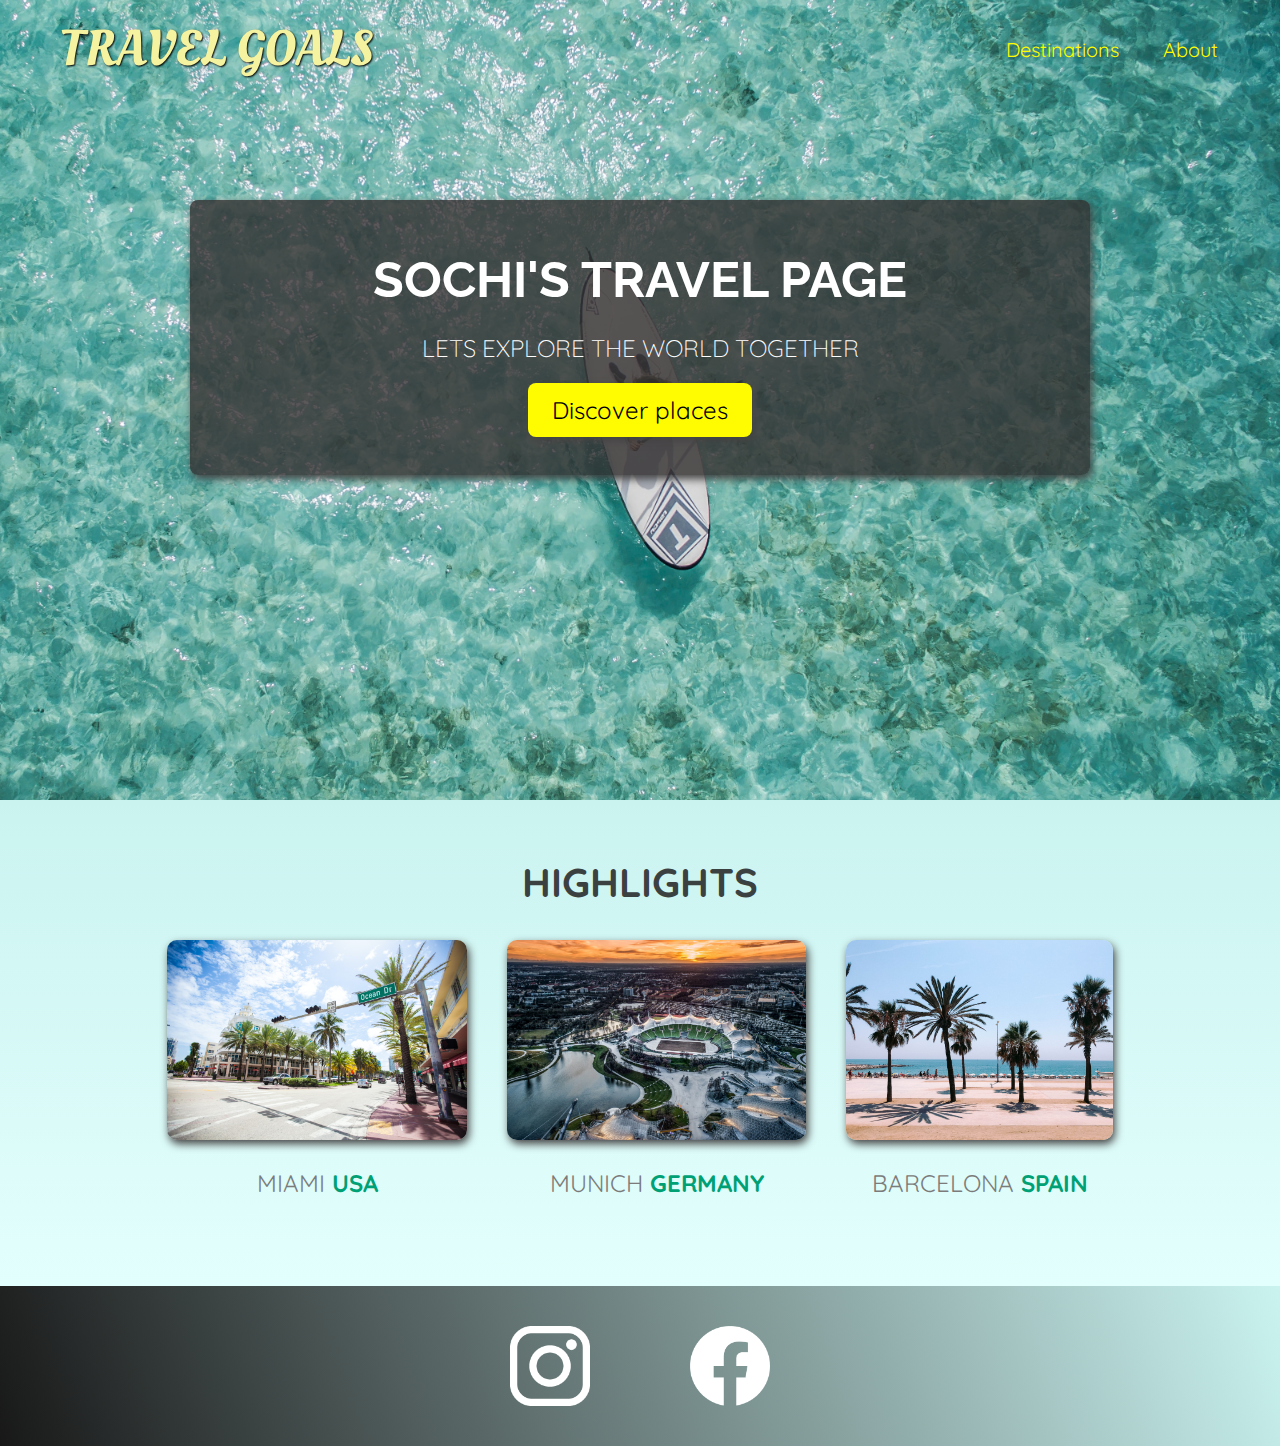
<file: index.html>
<!DOCTYPE html>
<html lang="en">
<head>
    <meta charset="UTF-8">
    <link
      href="https://fonts.googleapis.com/css2?family=Raleway:wght@700&family=Oleo+Script:wght@700&family=Quicksand:wght@300;500;700&display=swap"
      rel="stylesheet"
    />
    <link rel="stylesheet" href= "shared.css"/>
    <link rel="stylesheet" href="styles.css"/>
    <title>Travel Goals</title>
</head>
<body>
    <header>
        <div id="page-logo">
            <a href="/index.html">Travel Goals</a>
        </div>
        <nav>
            <ul>
                <li><a href="/places.html">Destinations</a></li>
                <li><a>About</a></li>
            </ul>
        </nav>
    </header>
    <main>
        <section id="hero">
             <div id="hero-content">
                 <h1>Sochi's Travel page</h1>
                 <p>Lets explore the world together</p>
                 <a id="link" href="#">Discover places</a>
             </div>
        </section>
        <section id="highlight">
            <h2>Highlights</h2>
            <ul id="destinations">
                <li class="destinations">
                    <img src="/images/places/miami.jpg" alt="Street in miami"/>
                    <p>Miami <strong>USA</strong></p>
                </li>
                <li class="destinations">
                    <img src="/images/places/munich.jpg" alt="Munich stadium in winter"/>
                    <p>Munich <strong>Germany</strong></p>
                </li>
                <li class="destinations">
                    <img src="/images/places/barcelona.jpg" alt="Palm beach in barcelona"/>
                    <p>Barcelona <strong>Spain</strong></p>
                </li>
            </ul>
        </section>
    </main>
    <footer>
        <ul>
            <li>
                <a href="https//www.instagram.com"><img src="/images/icons/insta.png"/></a>
            </li>
            <li>
                <a href="https//www.facebook.com"><img src="/images/icons/facebook.png"/></a>
            </li>
        </ul>
    </footer>
</body>

<script>
    let link = document.getElementById("link");
    link.addEventListener("click", function () {
       link.innerHTML = "You just clicked mee!!!"
    })
</script>

</html>
</file>
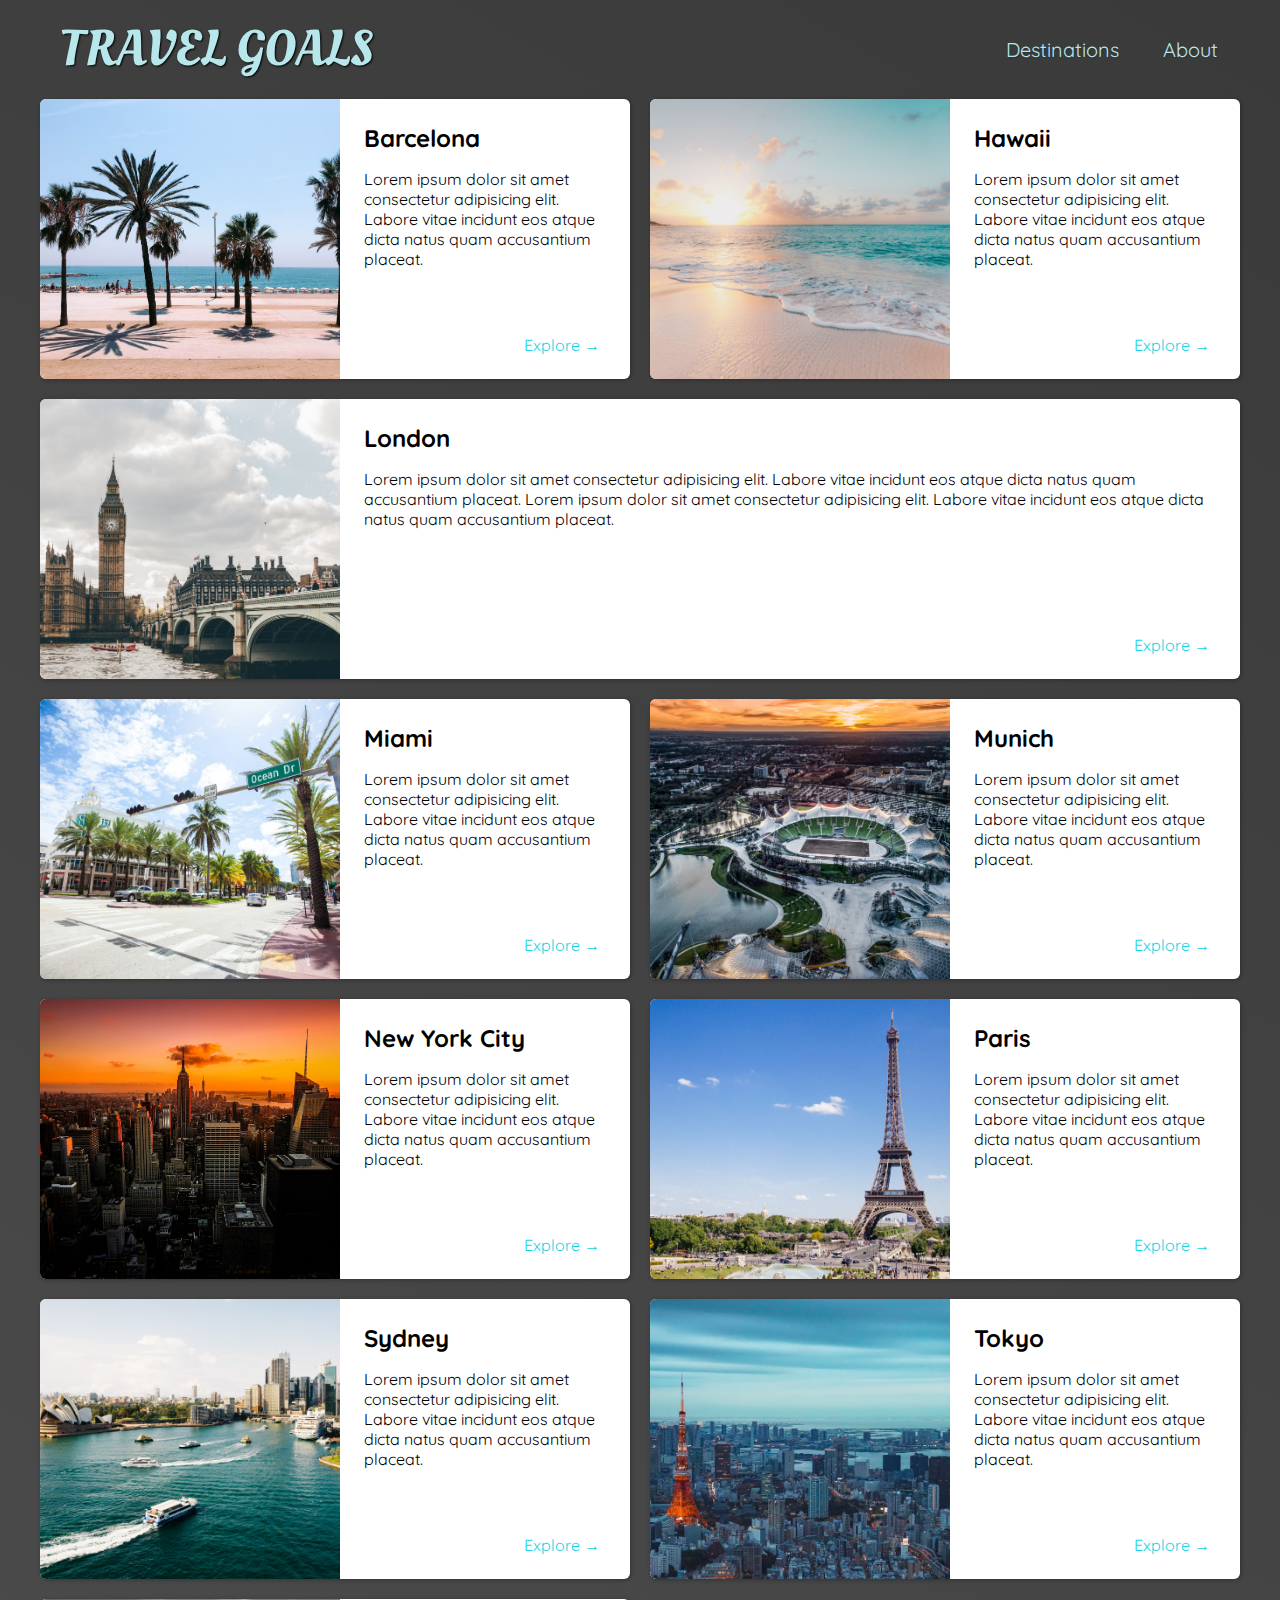
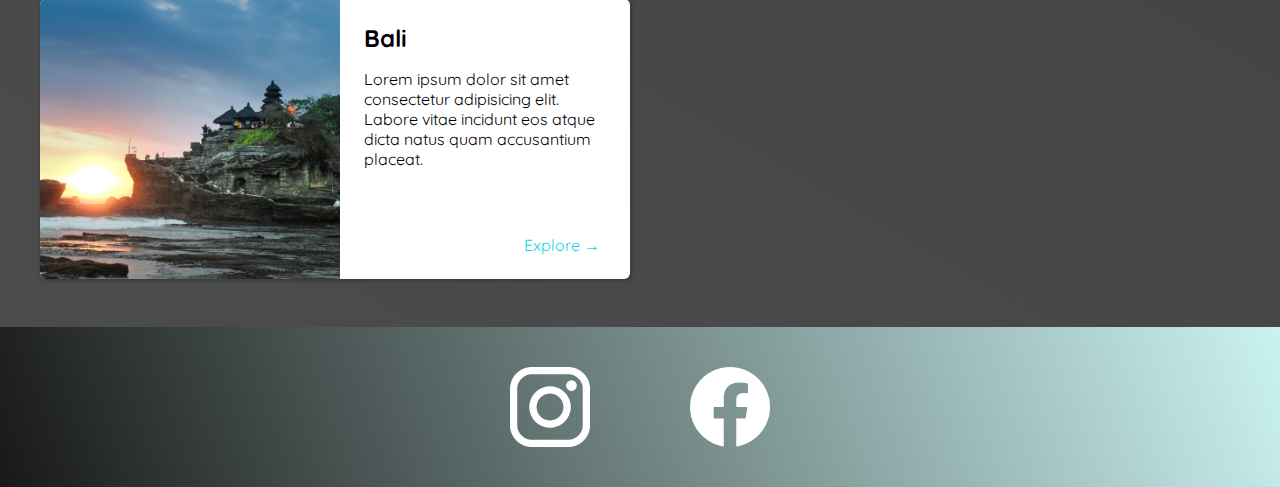
<file: places.html>
<!DOCTYPE html>
<html lang="en">
<head>
    <meta charset="UTF-8">
    <link
      href="https://fonts.googleapis.com/css2?family=Raleway:wght@700&family=Oleo+Script:wght@700&family=Quicksand:wght@300;500;700&display=swap"
      rel="stylesheet"
    />
    <link  href="shared.css" rel="stylesheet"/>
    <link  href="place.css" rel="stylesheet" />
    <title>Travel Goals</title>
</head>
<body>
    <header>
        <div id="page-logo">
            <a href="/index.html">Travel Goals</a>
        </div>
        <nav>
            <ul>
                <li><a href="/places.html">Destinations</a></li>
                <li><a>About</a></li>
            </ul>
        </nav>
    </header>
    <main>
        <ul>
            <li>
                <img src="/images/places/barcelona.jpg" alt="city of barcelona"/>
            <div class="item-content">
                <div> 
                    <h2>Barcelona</h2>
                    <p> Lorem ipsum dolor sit amet consectetur adipisicing elit. Labore
                        vitae incidunt eos atque dicta natus quam accusantium placeat.
                    </p>
                </div>
                <div class="actions"><a href="https://en.wikipedia.org/wiki/barcelona">Explore &#x2192</a></div>
            </div>
           </li>
           <li>
            <img src="images/places/hawaii.jpg" alt="Hawaii beach" />
            <div class="item-content">
              <div>
                <h2>Hawaii</h2>
                <p>
                  Lorem ipsum dolor sit amet consectetur adipisicing elit. Labore
                  vitae incidunt eos atque dicta natus quam accusantium placeat.
                </p>
              </div>
              <div class="actions">
                <a href="hhttps://en.wikipedia.org/wiki/Hawaii">Explore &#x2192</a>
              </div>
            </div>
           </li>
           <li>
            <img src="images/places/london.jpg" alt="London city" />
            <div class="item-content">
              <div>
                <h2>London</h2>
                <p>
                  Lorem ipsum dolor sit amet consectetur adipisicing elit. Labore
                  vitae incidunt eos atque dicta natus quam accusantium placeat.
                  Lorem ipsum dolor sit amet consectetur adipisicing elit. Labore
                  vitae incidunt eos atque dicta natus quam accusantium placeat.
                </p>
              </div>
              <div class="actions">
                <a href="https://en.wikipedia.org/wiki/London">Explore &#x2192</a>
              </div>
            </div>
          </li>
          <li>
            <img src="images/places/miami.jpg" alt="Miami streets" />
            <div class="item-content">
              <div>
                <h2>Miami</h2>
                <p>
                  Lorem ipsum dolor sit amet consectetur adipisicing elit. Labore
                  vitae incidunt eos atque dicta natus quam accusantium placeat.
                </p>
              </div>
              <div class="actions">
                <a href="https://en.wikipedia.org/wiki/Miami">Explore &#x2192</a>
              </div>
            </div>
          </li>
          <li>
            <img src="images/places/munich.jpg" alt="Munich football stadium" />
            <div class="item-content">
              <div>
                <h2>Munich</h2>
                <p>
                  Lorem ipsum dolor sit amet consectetur adipisicing elit. Labore
                  vitae incidunt eos atque dicta natus quam accusantium placeat.
                </p>
              </div>
              <div class="actions">
                <a href="https://en.wikipedia.org/wiki/Munich">Explore &#x2192</a>
              </div>
            </div>
          </li>
          <li>
            <img src="images/places/new-york-city.jpg" alt="New York City skyline" />
            <div class="item-content">
              <div>
                <h2>New York City</h2>
                <p>
                  Lorem ipsum dolor sit amet consectetur adipisicing elit. Labore
                  vitae incidunt eos atque dicta natus quam accusantium placeat.
                </p>
              </div>
              <div class="actions">
                <a href="https://en.wikipedia.org/wiki/New_York_City" >Explore &#x2192</a>
              </div>
            </div>
          </li>
          <li>
            <img src="images/places/paris.jpg" alt="Paris city" />
            <div class="item-content">
              <div>
                <h2>Paris</h2>
                <p>
                  Lorem ipsum dolor sit amet consectetur adipisicing elit. Labore
                  vitae incidunt eos atque dicta natus quam accusantium placeat.
                </p>
              </div>
              <div class="actions">
                <a href="https://en.wikipedia.org/wiki/Paris">Explore &#x2192</a>
              </div>
            </div>
          </li>
          <li>
            <img src="images/places/sydney.jpg" alt="Sydney beach" />
            <div class="item-content">
              <div>
                <h2>Sydney</h2>
                <p>
                  Lorem ipsum dolor sit amet consectetur adipisicing elit. Labore
                  vitae incidunt eos atque dicta natus quam accusantium placeat.
                </p>
              </div>
              <div class="actions">
                <a href="https://en.wikipedia.org/wiki/Sydney">Explore &#x2192</a>
              </div>
            </div>
          </li>
          <li>
            <img src="images/places/tokyo.jpg" alt="Tokyo skyline" />
            <div class="item-content">
              <div>
                <h2>Tokyo</h2>
                <p>
                  Lorem ipsum dolor sit amet consectetur adipisicing elit. Labore
                  vitae incidunt eos atque dicta natus quam accusantium placeat.
                </p>
              </div>
              <div class="actions">
                <a href="https://en.wikipedia.org/wiki/Tokyo">Explore &#x2192</a>
              </div>
            </div>
          </li>
          <li>
            <img src="images/places/bali.jpg" alt="Bali beach" />
            <div class="item-content">
              <div>
                <h2>Bali</h2>
                <p>
                  Lorem ipsum dolor sit amet consectetur adipisicing elit. Labore
                  vitae incidunt eos atque dicta natus quam accusantium placeat.
                </p>
              </div>
              <div class="actions">
                <a href="https://en.wikipedia.org/wiki/Bali">Explore &#x2192</a>
              </div>
            </div>
          </li>
        </ul>
    </main>
    <footer>
        <ul>
            <li>
                <a href="https//www.instagram.com"><img src="/images/icons/insta.png"/></a>
            </li>
            <li>
                <a href="https//www.facebook.com"><img src="/images/icons/facebook.png"/></a>
            </li>
        </ul>
    </footer>
</body>
</html>
</file>
<file: shared.css>
body{
    margin: 0;
    font-family: 'Quicksand', sans-serif;
}
header{
    display: flex;
    justify-content: space-between;
    align-items: center;
    padding: 15px 50px;
    position: absolute;
    left:0;
    top:0;
    width: 100%;
    box-sizing: border-box;

}

ul {
    list-style: none;
    padding: 0;
    margin: 0;
}

#page-logo a {
    text-transform: uppercase;
    color: rgb(245, 243, 160);
    font-family: 'Oleo Script', sans-serif;
    text-decoration: none;
    text-shadow: 1px 1px 2px rgb(0, 0, 0);
    font-size: 50px;
    padding: 10px;
}


header ul {
    display: flex;
    /* text-align: left; not needed*/
    justify-content: flex-end;
}

header li {
    margin-left: 20px;
}

header a {
    color:rgb(255, 251, 0);
    text-decoration: none;
    padding: 12px;
    font-size: 20px;
    text-shadow: 1px 1px 2px rgba(0, 0, 0, 0.2);
    border-radius: 6px;
}

header nav a:hover {
    color: rgb(77, 77, 77);
    background-color: rgb(255, 251, 0);
}

footer {
    background: linear-gradient(70deg, rgb(24, 24, 24), rgb(202, 243, 240));
    padding: 40px;
}

footer li {
    height: 80px;
    width: 80px;
    margin: 0 50px;
    
}

footer img {
    width: 100%;
    height: 100%;
}

footer ul {
    display: flex;
    justify-content: center;
}
</file>
<file: styles.css>
#hero {
    height: 800px;
    background-image:url(/images/places/ocean.jpg);
    background-position: center;
    background-size: cover;
}

#hero-content {
    text-align: center;
    background-color: rgba(51, 47, 47, 0.8);
    box-shadow: 2px 4px 8px rgb(68, 67, 67);
    border-radius: 8px;
    margin: 0 auto;
    width: 900px;
    padding: 50px 0;
    position: relative;
    top: 200px;
}

#hero-content h1 {
    color: white;
    text-transform: uppercase;
    font-family: 'Raleway', sans-serif;
    font-size: 50px;
    margin: 0;
}

#hero-content p {
    color: white;
    font-size: 24px;
    font-weight: 300;
    text-transform: uppercase;
    margin-bottom: 32px;
}

#hero-content a {
    color: black;
    text-decoration: none;
    background-color: rgb(255, 251, 0);
    border-radius: 8px;
    box-shadow: 2px 4px 8px rgb(68, 67, 67);
    font-weight: 700px;
    padding: 12px 24px;
    font-size: 24px;
}

#hero-content a:hover {
    background-color: rgb(255, 238, 0);
}

#highlight {
    padding: 24px;
    background: linear-gradient(0deg, rgb(227, 255, 253), rgb(202, 243, 240));
}

#highlight h2 {
    color: rgb(58, 65, 64);
    font-size: 40px;
    text-transform: uppercase;
    text-align: center;
}

#highlight p {
    text-align: center;
    font-size: 24px;
    text-transform: uppercase;
    color: rgb(124, 123, 123);
}
.destinations {
    margin: 0 20px;
}

.destinations strong {
    color: rgb(0, 160, 117);
}


.destinations img {
    height: 200px;
    width: 100%;
    box-shadow: 2px 4px 8px rgb(68, 67, 67);
    border-radius: 10px;
    object-fit: cover;
}

#destinations {
    display: flex;
    width: 90%;
    margin: auto;
    margin-bottom: 40px;
    justify-content: center;
}
</file>
<file: place.css>
body {
    background: linear-gradient(30deg, rgb(77, 77, 77), rgb(58, 58, 58));
    background-color: rgb(68, 68, 68);
}

header {
    position: static;
}


main ul {
    width:1200px;
    margin: 0 auto 48px auto;
    display: grid;
    grid-template-columns: 1fr 1fr;
    gap: 20px 20px;
}

main li {
    display: flex;
    background-color: white;
    box-shadow: 1px 1px 4px rgba(0, 0, 0, 0.3);
    border-radius: 6px;
    overflow: hidden;
}

main li:nth-of-type(3) {
    grid-column: 1 / 3;
}

main li img {
    width: 300px;
    height: 280px;
    object-fit: cover;
}

.item-content {
    padding: 24px;
    display: flex;
    flex-direction: column;
    justify-content:space-between;
}

.item-content h2 {
    margin: 0;
}

.actions {
    text-align: right;
}


.actions a {
    text-decoration: none;
    color: rgb(22, 211, 228);
    padding: 6px;
    border-radius: 5px;
}

.actions a:hover {
    background-color:rgb(235, 253, 255)
}

#page-logo a{
    color: rgb(183,  230, 235);
}
header a {
    color: rgb(183,  230, 235);
}

header nav a:hover {
    background-color:rgb(183,  230, 235);
    color: rgb(59,  59, 59);
}
</file>
